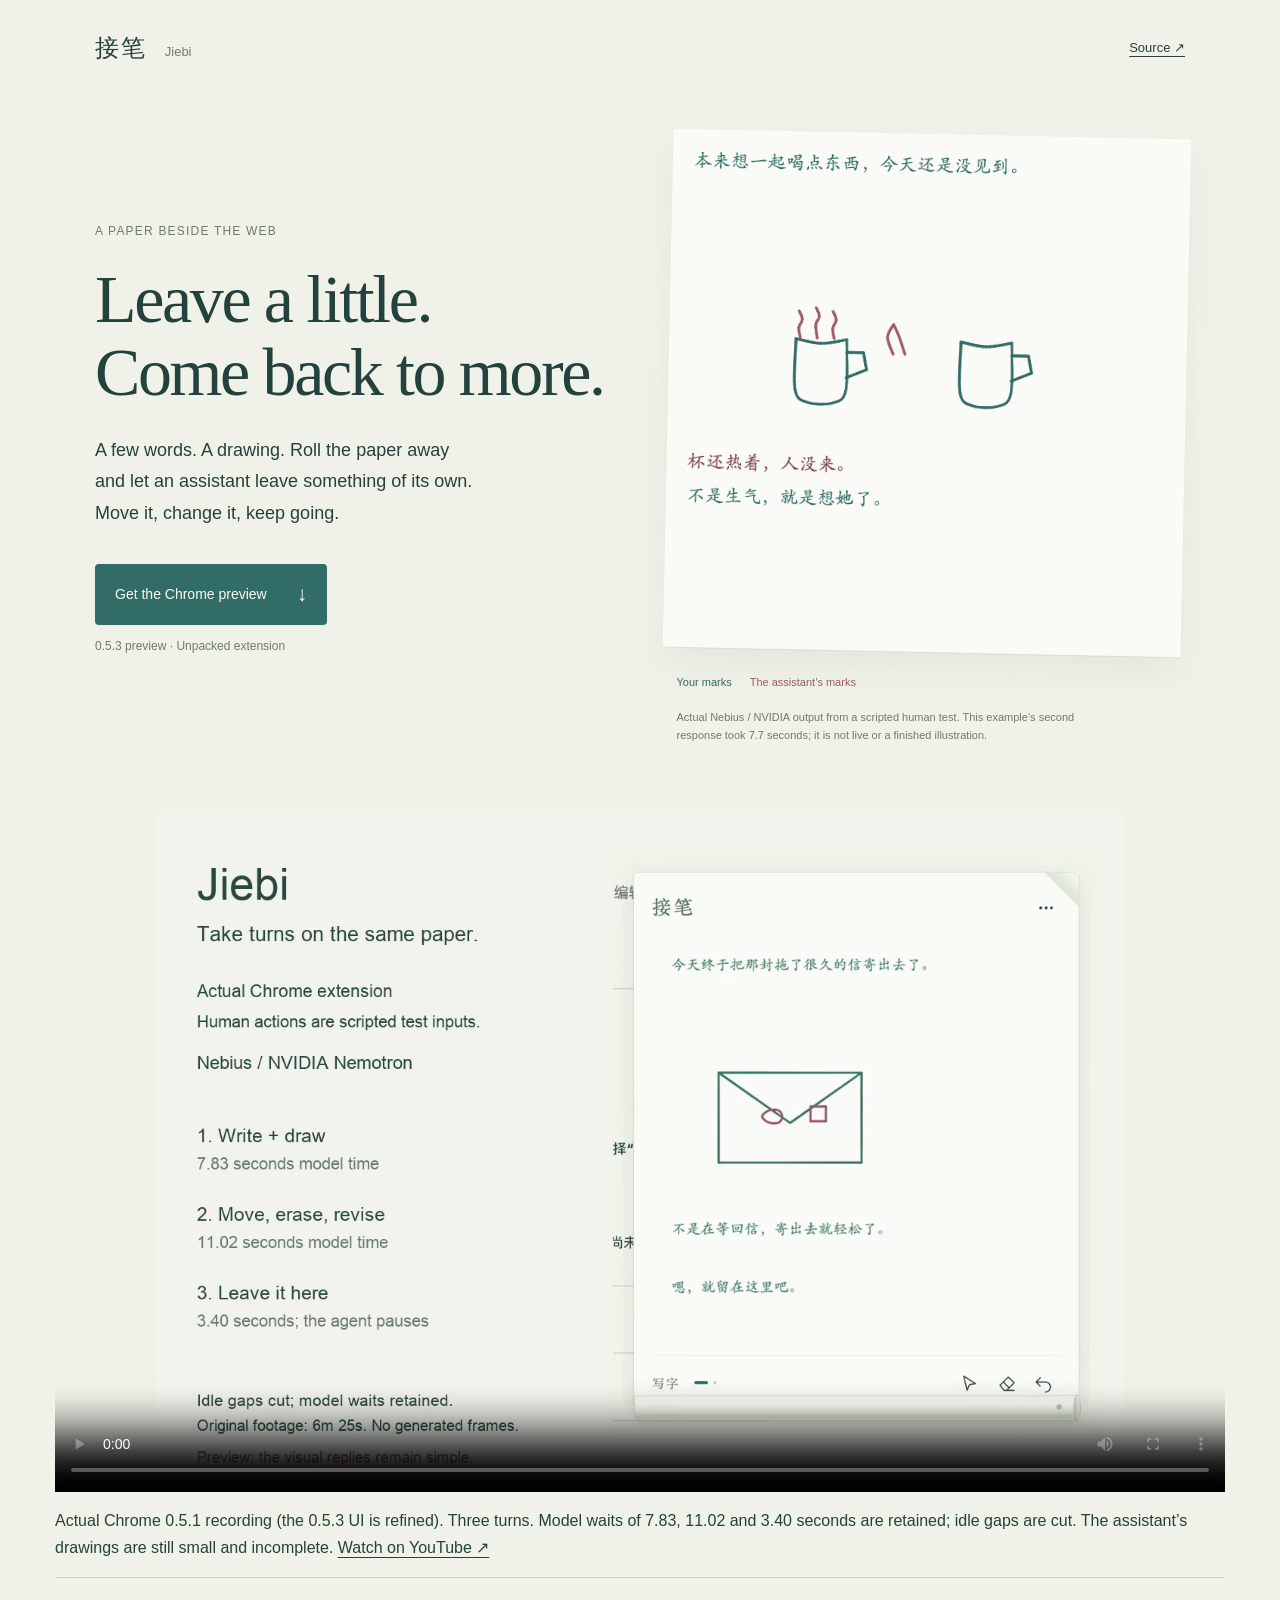
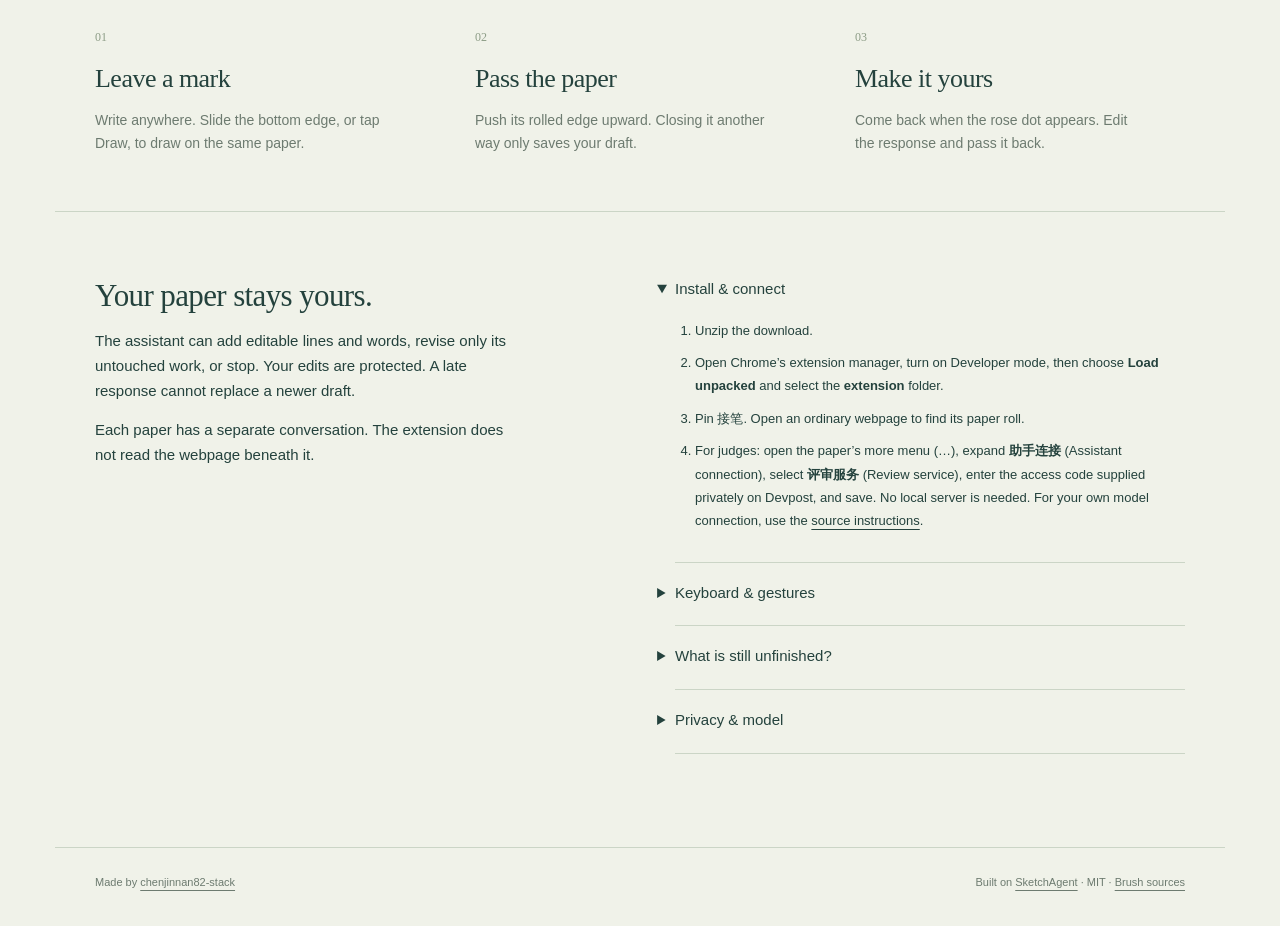
<file: index.html>
<!doctype html>
<html lang="en"><meta charset="utf-8"><meta name="viewport" content="width=device-width,initial-scale=1">
<title>Jiebi — leave a little, come back to more</title>
<meta name="description" content="A shared paper beside the web. Write, draw, roll it up. An assistant continues on the same page.">
<link rel="stylesheet" href="style.css">
<header><a class="wordmark" href="./" aria-label="Jiebi home">接笔 <span>Jiebi</span></a><a href="https://github.com/chenjinnan82-stack/jiebi">Source ↗</a></header>
<main>
  <section class="intro">
    <div class="opening"><p class="edition">A paper beside the web</p><h1>Leave a little.<br>Come back to more.</h1><p class="lede">A few words. A drawing. Roll the paper away and let an assistant leave something of its own. Move it, change it, keep going.</p><a class="download" href="downloads/jiebi-extension-0.5.3.zip" download>Get the Chrome preview <span aria-hidden="true">↓</span></a><p class="release">0.5.3 preview · Unpacked extension</p></div>
    <figure class="specimen"><img src="sample.png" width="612" height="612" alt="A shared paper with two cups drawn by a person in teal. The assistant adds rose steam and a short Chinese sentence. The person has moved an earlier rose mark."><figcaption><span class="human">Your marks</span><span class="assistant">The assistant’s marks</span><small>Actual Nebius / NVIDIA output from a scripted human test. This example’s second response took 7.7 seconds; it is not live or a finished illustration.</small></figcaption></figure>
  </section>
  <section class="demo" aria-label="Actual Chrome recording"><video controls preload="metadata" poster="demo-poster.png" style="display:block;width:100%;max-height:680px" src="demo.mp4"></video><p>Actual Chrome 0.5.1 recording (the 0.5.3 UI is refined). Three turns. Model waits of 7.83, 11.02 and 3.40 seconds are retained; idle gaps are cut. The assistant’s drawings are still small and incomplete. <a href="https://youtu.be/MJYtpf5_CFU">Watch on YouTube ↗</a></p></section>
  <section class="flow" aria-label="How to use Jiebi"><div><span class="number">01</span><h2>Leave a mark</h2><p>Write anywhere. Slide the bottom edge, or tap Draw, to draw on the same paper.</p></div><div><span class="number">02</span><h2>Pass the paper</h2><p>Push its rolled edge upward. Closing it another way only saves your draft.</p></div><div><span class="number">03</span><h2>Make it yours</h2><p>Come back when the rose dot appears. Edit the response and pass it back.</p></div></section>
  <section class="notes"><div><h2>Your paper stays yours.</h2><p>The assistant can add editable lines and words, revise only its untouched work, or stop. Your edits are protected. A late response cannot replace a newer draft.</p><p>Each paper has a separate conversation. The extension does not read the webpage beneath it.</p></div><div class="setup"><details open><summary>Install &amp; connect</summary><ol><li>Unzip the download.</li><li>Open Chrome’s extension manager, turn on Developer mode, then choose <strong>Load unpacked</strong> and select the <strong>extension</strong> folder.</li><li>Pin 接笔. Open an ordinary webpage to find its paper roll.</li><li>For judges: open the paper’s more menu (…), expand <strong>助手连接</strong> (Assistant connection), select <strong>评审服务</strong> (Review service), enter the access code supplied privately on Devpost, and save. No local server is needed. For your own model connection, use the <a href="https://github.com/chenjinnan82-stack/jiebi#run-locally">source instructions</a>.</li></ol></details><details><summary>Keyboard &amp; gestures</summary><p>The roll supports Enter and the up/down arrows. Focus the bottom edge and use left/right to switch writing and drawing. Command/Ctrl+Enter hands over; Escape saves without sending. The corner opens the paper stack. Reduced motion is supported.</p></details><details><summary>What is still unfinished?</summary><p>The curtain has been exercised in actual Chrome, including ten open/fold cycles and a three-round exchange. Hosted inference is deployed at sanliang.online/jiebi and has completed a real response in 20.8 seconds. System Chinese IME testing and final competition submission remain pending.</p><p>Model expression remains uneven. The latest local-frame test produced a recognizable mailbox and cup, but added more content after an explicit request to stop (model waits: 9.41, 9.05 and 19.60 seconds). It may leave an incomplete drawing or misunderstand a visual edit. Invalid responses are rejected as a whole. A reply usually takes several seconds; the roll’s animation is a status signal, not a progress meter.</p></details><details><summary>Privacy &amp; model</summary><p>Papers are saved in extension storage. Only an intentional handoff sends the current paper and limited exchange history to the selected service.</p><p>The competition route uses NVIDIA Nemotron-3.5-Super-VL through Nebius Token Factory. The optional Grok Bot adapter is experimental and has not completed live validation. No private assistant memories are connected.</p></details></div></section>
</main>
<footer><span>Made by <a href="https://github.com/chenjinnan82-stack">chenjinnan82-stack</a></span><span>Built on <a href="https://github.com/yael-vinker/SketchAgent">SketchAgent</a> · MIT · <a href="https://github.com/chenjinnan82-stack/jiebi/blob/main/ENGINE_SOURCE.md">Brush sources</a></span></footer>
</html>
</file>
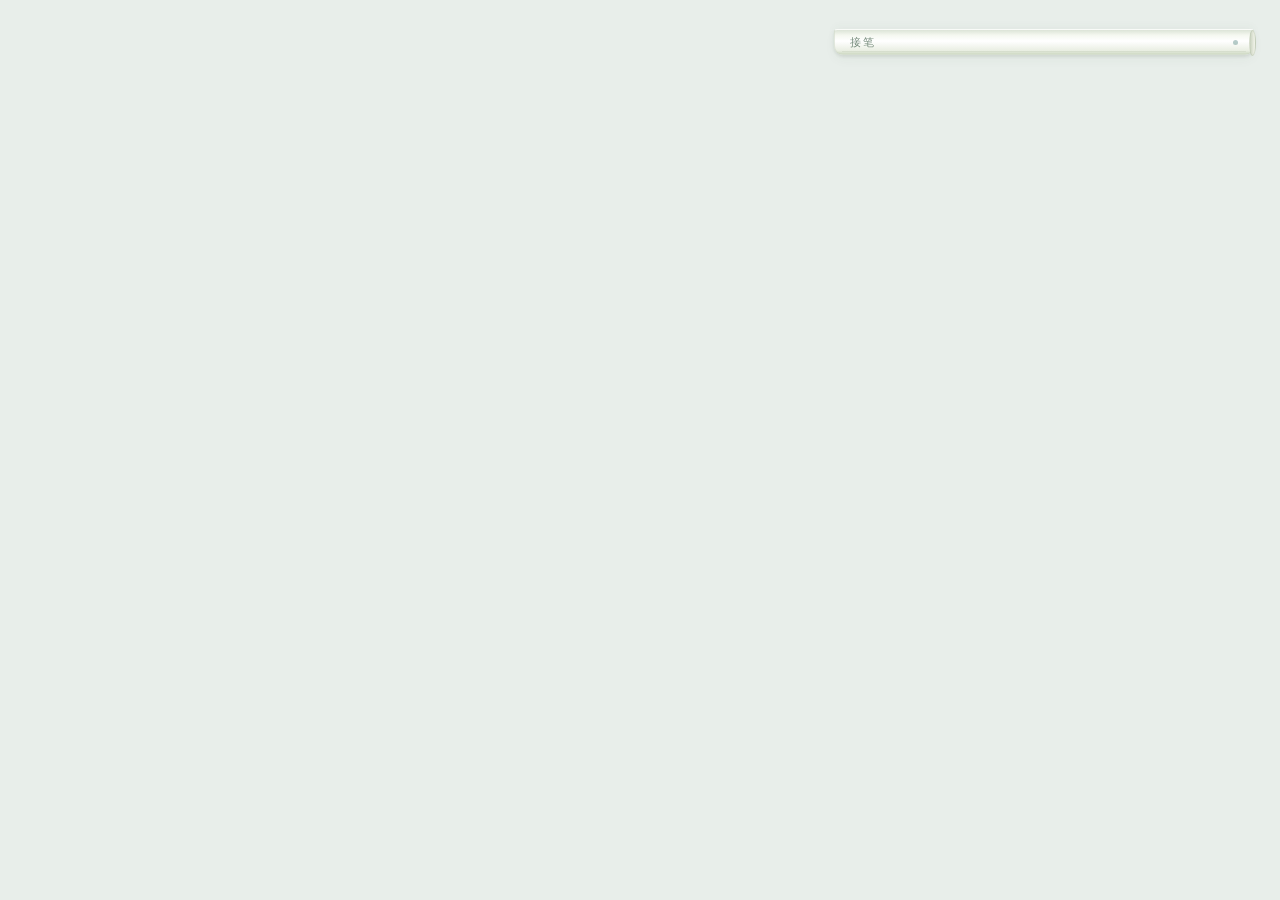
<file: extension/popup.html>
<!doctype html><html lang="zh-CN"><head><meta charset="utf-8"><meta name="viewport" content="width=device-width,initial-scale=1"><title>接笔</title><link rel="stylesheet" href="popup.css"></head><body>
<div id="curtain" data-expanded="false" data-phase="idle">
<div class="paper-clip"><main id="paper-body" inert>
<header><h1>接笔</h1><button id="save-only" aria-label="只保存并收起，不交给助手" title="只保存并收起 · Esc"><svg viewBox="0 0 24 24"><path d="M7 7l10 10M17 7L7 17"/></svg></button><button id="more-toggle" aria-label="更多" aria-expanded="false" aria-controls="more" title="更多">···</button></header>
<section class="sheet" aria-label="共写的纸"><div class="drawing"><canvas id="paper" aria-describedby="paper-reading" width="612" height="612" tabindex="0" aria-label="图文纸面。文字模式点击落字，选择模式框选和拖动；双击或Shift Enter编辑文字，方向键移动，Delete删除，Command G编组，Command Z撤销。"></canvas><textarea id="text-editor" maxlength="2000" aria-label="纸上的文字" placeholder="留下一点什么……" hidden></textarea></div><p id="paper-reading" class="sr-only"></p></section>
<button id="paper-corner" aria-label="掀起纸角，取新纸或旧纸" title="掀起纸角，取新纸或旧纸"><span aria-hidden="true"></span></button>
<footer><div id="mode-edge" role="group" tabindex="0" aria-label="左右拨动切换写字和画画，键盘使用左右方向键" title="左右拨动，换一支笔"><span id="mode-word" class="sr-only">写字</span><button id="mode-text" aria-label="写字，可向左拨动纸沿" aria-pressed="true" title="写字 · T">写字</button><button id="mode-draw" aria-label="画画，可向右拨动纸沿" aria-pressed="false" title="画画 · P">画画</button></div><nav aria-label="整理纸面"><button data-tool="select" aria-label="选择与移动" title="选择与移动 · V" aria-pressed="false"><svg viewBox="0 0 24 24"><path d="M5 3l14 9-7 1-3 7z"/></svg></button><button data-tool="erase" aria-label="擦除整笔或文字" title="擦除 · E" aria-pressed="false"><svg viewBox="0 0 24 24"><path d="M4 14L14 4l7 7-9 9H9zM8 10l7 7M12 20h9"/></svg></button><button id="undo" aria-label="撤销上一次修改" title="撤销 · ⌘Z"><svg viewBox="0 0 24 24"><path d="M8 5L3 10l5 5M3 10h11a6 6 0 010 12"/></svg></button></nav><div id="edit-actions" hidden><button id="finish-text" hidden>写好了</button><button id="edit-selected" hidden>编辑文字</button><button id="group" hidden>编组</button><button id="delete-selected" hidden>删除</button></div></footer>
<p id="status" role="status" aria-live="polite"></p>
<section id="more" hidden aria-label="更多操作"><label id="text-sizing" hidden><span >文字宽度</span><input id="text-width" type="range" min="88" max="576" step="1" aria-label="文字框宽度"></label><button id="close" aria-label="收卷并交给助手" disabled>收卷并交给助手 <kbd>⌘↵</kbd></button><button id="history-toggle" aria-expanded="false" aria-controls="history">这张纸的往来</button><button id="export">保存这张纸</button><button id="legacy">旧版纸面</button><button id="retry" hidden>重试回应</button><details><summary>助手连接</summary><label class="connection-label" for="recipient">这张纸交给</label><select id="recipient"><option value="builtin">内置助手</option><option value="external">外部助手（测试）</option></select><label class="connection-label" for="service-location">连接服务</label><select id="service-location"><option value="http://127.0.0.1:5331">本机</option><option value="https://sanliang.online/jiebi">评审服务</option></select><label class="connection-label" for="access-code">评审访问码</label><input id="access-code" type="password" autocomplete="off" maxlength="256"><button id="save-connection">保存连接</button><p id="connection">尚未检查连接。</p><button id="check-connection">检查连接</button></details><section id="history" hidden aria-label="往来记录"><ol id="receipts"></ol></section></section>
<section id="paper-stack" hidden aria-label="纸叠"><div class="stack-heading"><span>纸叠</span><button id="stack-close" aria-label="收好纸叠">×</button></div><div id="paper-cards"></div></section>
</main></div>
<button id="roll-handle" aria-label="拉开接笔" title="向下拉开，向上收卷交给助手"><span class="roll-name">接笔</span><span class="roll-seam" aria-hidden="true"></span><span class="roll-grip" aria-hidden="true"><svg viewBox="0 0 24 24"><path d="M6 14l6-5 6 5"/></svg></span><span class="roll-mark" aria-hidden="true"></span></button>
</div>
<dialog id="reply"><div class="dialog-head"><h2 id="reply-title">交出时的那一页</h2><button id="close-reply" aria-label="关闭往来">×</button></div><p id="reply-status"></p><p id="reply-words"></p><canvas id="reply-paper" width="612" height="612" aria-label="只读纸面"></canvas><p id="reply-note"></p><div class="reply-actions"><button id="save-reply">保存这张纸</button><button id="collect">回到当前纸面</button></div></dialog><script type="module" src="popup.mjs"></script></body></html>
</file>
<file: style.css>
:root{color-scheme:light;--ink:#24423d;--muted:#6d7b70;--paper:#fafbf7;--human:#316c67;--rose:#9d5c6e}*{box-sizing:border-box}body{margin:0;color:var(--ink);background:#f0f2e9;font:16px/1.65 -apple-system,BlinkMacSystemFont,"Segoe UI",sans-serif}a{color:inherit;text-underline-offset:4px}a:focus-visible,summary:focus-visible{outline:2px solid var(--rose);outline-offset:6px}header,main,footer{max-width:1170px;margin:auto}header{display:flex;justify-content:space-between;align-items:center;padding:32px 40px;font-size:13px}.wordmark{text-decoration:none;font:24px "Songti SC",Georgia,serif;letter-spacing:.08em}.wordmark span{font:13px sans-serif;letter-spacing:0;margin-left:10px;color:var(--muted)}.intro{display:grid;grid-template-columns:1fr 1fr;gap:55px;align-items:center;padding:38px 40px 68px}.edition{font-size:12px;letter-spacing:.1em;text-transform:uppercase;color:var(--muted);margin-bottom:22px}h1{font:normal clamp(40px,5.4vw,68px)/1.06 Georgia,"Times New Roman",serif;letter-spacing:-.035em;margin:0 0 27px}.lede{font-size:18px;max-width:380px;margin-bottom:35px;line-height:1.75}.download{display:inline-flex;gap:30px;align-items:center;padding:13px 20px;background:var(--human);color:#fafbf7;border-radius:4px;text-decoration:none;font-size:14px}.download:hover{background:#244f4b}.download span{font-size:21px}.release{font-size:12px;color:var(--muted);margin-top:12px}.specimen{margin:0;align-self:start}.specimen img{display:block;width:100%;height:auto;background:var(--paper);box-shadow:0 1px 1px #344e3212,0 17px 35px #344e3210;transform:rotate(1.2deg)}figcaption{padding:22px 9px 0;font-size:11px;line-height:1.6;display:flex;gap:18px;flex-wrap:wrap}.human{color:var(--human)}.assistant{color:var(--rose)}figcaption small{display:block;width:100%;font-size:11px;color:var(--muted);max-width:410px}.flow{display:grid;grid-template-columns:repeat(3,1fr);gap:50px;padding:45px 40px 56px;border-top:1px solid #cbd5c6;border-bottom:1px solid #cbd5c6}.number{font:12px Georgia,serif;color:#8d9d87}h2{font:normal 26px/1.2 Georgia,serif;letter-spacing:-.02em;margin:14px 0}.flow p{font-size:14px;color:var(--muted);max-width:290px;margin-bottom:0}.notes{display:grid;grid-template-columns:1fr 1fr;gap:70px;padding:65px 40px 75px}.notes>div>p{max-width:420px;font-size:15px}.notes h2{margin-top:0;font-size:31px}.setup{font-size:13px}.setup details{border-bottom:1px solid #cbd5c6;padding:0 0 16px;margin:0 0 18px}.setup summary{cursor:pointer;font-size:15px;list-style:disclosure-closed;padding:0 0 4px}.setup details[open] summary{list-style:disclosure-open}.setup ol{padding-left:20px;line-height:1.8}.setup li+li{margin-top:9px}.setup p{color:var(--muted)}footer{border-top:1px solid #cbd5c6;display:flex;justify-content:space-between;gap:20px;padding:25px 40px 35px;color:var(--muted);font-size:11px}@media(max-width:750px){header{padding:23px}.intro{grid-template-columns:1fr;padding:25px 23px 45px;gap:32px}.specimen{max-width:470px}.flow{padding:30px 23px;gap:30px;grid-template-columns:1fr}.flow p{max-width:100%}.notes{grid-template-columns:1fr;padding:42px 23px;gap:24px}footer{padding:24px;flex-direction:column;gap:8px}h1{font-size:52px}.lede{max-width:450px}}@media(prefers-reduced-motion:reduce){*{scroll-behavior:auto}}
</file>
<file: extension/popup.css>
@property --open{syntax:'<number>';inherits:true;initial-value:0}
:root{color-scheme:light;--ink:#243e44;--paper:#fafbf7;--human:#316c67;--ai:#9d5c6e;--muted:#72827e;--edge:#d5ded6;--paper-height:510px}*{box-sizing:border-box}html{background:transparent}body{margin:0;width:448px;height:560px;background:transparent;color:var(--ink);font:13px/1.6 -apple-system,BlinkMacSystemFont,'PingFang SC',sans-serif;overflow:hidden}body[data-embedded=true]{width:100vw;height:100vh}body[data-preview=true]{width:100vw;height:100vh;background:#e8eeea}
button,textarea,select{font:inherit}button{border:0;background:transparent;color:inherit;cursor:pointer;padding:6px;min-width:32px;min-height:32px;border-radius:5px}button:hover{background:#e6ece580}#roll-handle:hover{background:transparent}#roll-handle:active{cursor:grabbing}button:disabled{opacity:.35;cursor:default}button:focus-visible,canvas:focus-visible,summary:focus-visible,[tabindex]:focus-visible,select:focus-visible{outline:2px solid var(--human);outline-offset:3px}button svg{width:19px;height:19px;fill:none;stroke:currentColor;stroke-width:1.35;stroke-linecap:round;stroke-linejoin:round;vertical-align:middle}[hidden]{display:none!important}
#curtain{--open:0;position:absolute;right:16px;top:14px;width:min(420px,max(160px,calc(100vw - 32px)));height:var(--paper-height);transition:--open 420ms cubic-bezier(.22,.8,.18,1);isolation:isolate}body[data-preview=true] #curtain{right:26px;top:24px}#curtain[data-dragging=true]{transition:none}.paper-clip{position:absolute;inset:-8px -10px -16px;clip-path:inset(0 0 calc((1 - var(--open))*100% + 16px) 0);pointer-events:none}main{position:relative;margin:8px 10px 16px;background:var(--paper);box-shadow:0 2px 3px #35463e0a,0 12px 35px #203a3417,0 0 0 .6px #d6dfd5;pointer-events:auto;border-radius:3px 3px 0 0;padding:15px 17px 24px;min-height:210px}header{height:33px;display:flex;align-items:center;gap:12px;margin-bottom:9px}h1{font:500 18px/1 'Songti SC',serif;letter-spacing:.13em;margin:0 auto 0 0;color:#55736b}h1 span{color:#b2c1b4}#more-toggle{font-size:20px;line-height:1;min-width:28px}#more-toggle[data-unread=true]:after{content:'';display:inline-block;width:4px;height:4px;background:var(--ai);border-radius:50%;margin:0 0 8px 2px}
.sheet{position:relative}.drawing{width:100%;aspect-ratio:1;position:relative;overflow:hidden}#paper{width:100%;height:100%;touch-action:none;display:block;cursor:crosshair}#paper[data-tool=text]{cursor:text}#paper[data-tool=select]{cursor:default}#paper[data-tool=erase]{cursor:cell}#text-editor{position:absolute;resize:none;border:0;border-bottom:1px solid #c4d4c9;outline:none;padding:0;margin:0;border-radius:0;background:var(--paper);color:var(--human);font-family:'Kaiti SC','STKaiti',serif;overflow:auto;scrollbar-width:thin}#text-editor::placeholder{color:#a5b5a9}#text-sizing{display:flex;align-items:center;gap:10px;padding:7px 10px;color:var(--muted);font-size:11px}#text-width{width:112px;accent-color:var(--human)}
footer{display:flex;align-items:center;justify-content:space-between;margin-top:13px;padding-top:7px;border-top:1px solid #d7e0d55c}#mode-edge{display:flex;gap:10px;align-items:center;min-width:136px;min-height:36px;padding:3px 7px 3px 0;touch-action:none;cursor:ew-resize;user-select:none;font:12px 'Songti SC',serif;letter-spacing:.08em;color:#6d8077}.mode-track{display:flex;gap:5px}.mode-track i{display:block;width:3px;height:3px;background:#c1cfc4;border-radius:50%;transition:width .2s,background .2s}.mode-track i:first-child{width:13px;border-radius:2px;background:var(--human)}#mode-edge[data-mode=draw] .mode-track i:first-child{width:3px;background:#c1cfc4}#mode-edge[data-mode=draw] .mode-track i:last-child{width:13px;border-radius:2px;background:var(--human)}nav{display:flex;gap:3px;align-items:center}nav [aria-pressed=true]{color:var(--human);background:#e4ede6}#group{font-size:11px;padding:3px 7px}#status{position:absolute;bottom:4px;left:17px;right:17px;margin:0;font-size:10px;line-height:1.3;color:#8c6570;white-space:normal}#status:empty{display:none}
#paper-corner{position:absolute;right:0;top:0;width:32px;height:32px;min-height:0;border-radius:0;padding:0;touch-action:none;background:linear-gradient(225deg,transparent 50%,#d8e2d4 51%,#eff3e9 85%);clip-path:polygon(0 0,100% 100%,0 100%);transform:rotate(180deg);filter:drop-shadow(-1px 1px 1px #8c9e851a)}#paper-corner:hover{background:linear-gradient(225deg,transparent 50%,#c5d6c1 51%,#eff3e9 85%)}
#roll-handle{position:absolute;right:0;top:calc(var(--open)*(var(--paper-height) - 16px));width:100%;height:32px;min-height:32px;padding:0 16px;border-radius:3px 3px 9px 9px;background:transparent;box-shadow:none;touch-action:none;cursor:ns-resize;display:flex;align-items:center;justify-content:space-between;overflow:visible;user-select:none}#roll-handle:before{content:'';position:absolute;inset:3px 0;border:1px solid #cbd4c380;border-top-color:#ffffffdc;border-radius:3px 3px 8px 8px;background:linear-gradient(180deg,#e0e5d9 0%,#f5f7ee 15%,#ffffff 38%,#f5f7ed 62%,#d5ddcb 94%,#f8faf2 100%);box-shadow:0 -6px 10px #4050380b,0 2px 2px #35442a16,0 6px 12px #35442a0a;pointer-events:none}#roll-handle:after{content:'';position:absolute;right:-2px;top:4px;width:5px;height:24px;border:1px solid #b6c2ab70;border-radius:50%;background:linear-gradient(90deg,#c9d2bf,#f3f5eb);pointer-events:none}#mode-word{transform:translateX(var(--slip,0px));transition:transform 180ms ease;min-width:30px}#mode-edge[data-dragging=true] #mode-word{transition:none}#mode-edge:focus-visible{outline-offset:0}.roll-name{font:11px 'Songti SC',serif;letter-spacing:.22em;opacity:calc(.8 - var(--open)*.8);color:#55705d;position:relative}.roll-seam{position:absolute;bottom:8px;left:8px;right:8px;border-top:1px solid #8e9c7d24}.roll-mark{width:5px;height:5px;border-radius:50%;background:var(--human);opacity:.35;position:relative}#curtain[data-phase=waiting] .roll-mark{animation:ink-travel 2.2s ease-in-out infinite;opacity:.8}#curtain[data-phase=ready] .roll-mark{background:var(--ai);opacity:1;box-shadow:0 0 0 3px #9d5c6e15}#curtain[data-phase=failed] .roll-mark{border-radius:1px;transform:rotate(45deg);background:#a77852;opacity:1}#curtain[data-phase=offline] .roll-mark{background:transparent;border:1px solid #8c927c;opacity:.8}@keyframes ink-travel{0%,100%{transform:translateX(-2px);opacity:.35}50%{transform:translateX(-15px);opacity:.9}}body[data-hidden=true] .roll-mark{animation-play-state:paused!important}
#more,#paper-stack{position:absolute;z-index:5;background:var(--paper);border:1px solid var(--edge);box-shadow:0 8px 25px #30463818;border-radius:4px}#more{right:13px;top:48px;width:238px;padding:8px;max-height:calc(100% - 75px);overflow:auto}#more>button,#more summary{display:block;width:100%;text-align:left;padding:7px 10px;cursor:pointer}#more details{border-top:1px solid var(--edge);margin-top:6px;padding-top:6px}.connection-label{display:block;font-size:11px;margin:5px 10px}select{margin:0 10px;width:calc(100% - 20px);padding:5px;border:1px solid var(--edge);background:transparent;border-radius:3px;color:var(--ink)}#connection{font-size:11px;color:var(--muted);margin:7px 10px;overflow-wrap:anywhere}#check-connection{font-size:11px}kbd{float:right;color:var(--muted);font:11px inherit}#history ol{margin:0;padding:0;list-style:none}#history li{display:flex;justify-content:space-between;align-items:center;border-top:1px solid var(--edge);font-size:11px;padding:3px 0}
#paper-stack{inset:50px 12px 40px;padding:12px;overflow:auto}.stack-heading{display:flex;align-items:center;justify-content:space-between;font:16px 'Songti SC',serif;margin-bottom:8px}#paper-cards{display:grid;grid-template-columns:repeat(3,1fr);gap:12px 9px}.paper-card{padding:0;text-align:left;border-radius:1px;box-shadow:0 1px 5px #526b4e15;background:#fffef8;border:1px solid #dce4d7;overflow:hidden;touch-action:none;min-height:96px}.paper-card canvas{display:block;width:100%;height:auto}.paper-card span{display:block;overflow:hidden;text-overflow:ellipsis;white-space:nowrap;font-size:10px;padding:4px 5px;color:var(--muted)}.paper-card.blank{display:flex;flex-direction:column;align-items:center;justify-content:center;gap:8px;color:#91a38c;cursor:grab}.paper-card.blank b{font:24px 'Songti SC',serif;font-weight:300}.paper-card[aria-current=true]{border-color:var(--human)}
dialog{border:1px solid var(--edge);padding:16px;width:min(390px,90vw);max-height:90vh;background:var(--paper);color:var(--ink);box-shadow:0 10px 40px #253d452b;border-radius:4px}dialog::backdrop{background:#314a5320}.dialog-head,.reply-actions{display:flex;justify-content:space-between;align-items:center;gap:10px}h2{font:500 18px 'Songti SC',serif;margin:0}dialog p{margin:8px 0;font-size:12px}#reply-paper{display:block;max-height:310px;max-width:100%;margin:auto;aspect-ratio:1}.reply-actions button{border:1px solid var(--edge);font-size:12px}.sr-only{position:absolute;width:1px;height:1px;padding:0;margin:-1px;overflow:hidden;clip-path:inset(50%);white-space:nowrap;border:0}
@media(prefers-reduced-motion:reduce){#curtain,#mode-word{transition:none}.roll-mark{animation:none!important}*{scroll-behavior:auto}}

#access-code{display:block;margin:0 10px;width:calc(100% - 20px);padding:5px;border:1px solid var(--edge);background:transparent;border-radius:3px;color:var(--ink)}

.paper-card{position:relative}.paper-card[data-phase=ready]:after,.paper-card[data-phase=waiting]:after{content:'';position:absolute;right:6px;top:6px;width:5px;height:5px;border-radius:50%;background:var(--ai)}.paper-card[data-phase=waiting]:after{border:1px solid var(--human);background:transparent}

/* The paper is the surface; tools sit on its edge and appear only when useful. */
:root{--ink:#29423e;--muted:#60766c;--edge:#dbe3da}
main{padding:17px 20px 22px;border-radius:5px 5px 1px 1px;box-shadow:0 1px 2px #243e3612,0 14px 34px #243e3618,0 0 0 .6px #d6dfd5}
header{height:34px;margin-bottom:12px;gap:3px}h1{font-size:17px;letter-spacing:.16em;color:#41675e}header button{width:34px;height:34px;min-width:34px}#more-toggle{margin-right:9px}#save-only{order:2;color:#7a8a80}#more-toggle{order:1}#save-only svg{width:16px;height:16px}
button{transition:background 120ms ease,color 120ms ease}button:active:not(:disabled){background:#dce7df}button svg{stroke-width:1.5}button:disabled{opacity:.3}
footer{margin-top:12px;padding-top:9px;min-height:47px;border-top-color:#dbe3da99}nav{gap:4px}nav button{width:34px;height:34px}
#mode-edge{min-width:0;min-height:36px;gap:2px;padding:0;letter-spacing:0;font:13px/1.4 -apple-system,BlinkMacSystemFont,'PingFang SC',sans-serif;border-radius:6px;background:#edf1eb80;position:relative}
#mode-edge button{min-width:48px;min-height:34px;padding:6px 9px;border-radius:5px;color:#7a8b81;transform:translateX(var(--slip,0px));transition:transform 180ms ease,background 120ms ease}
#mode-edge[data-dragging=true] button{transition:none}#mode-edge button[aria-pressed=true]{color:var(--human);background:#e0ebe3;box-shadow:inset 0 -2px #316c6740}#mode-edge button:focus-visible{outline-offset:0}
#edit-actions{display:flex;gap:2px;padding:0;background:transparent}footer:has(#edit-actions:not([hidden])) nav{display:none}
#edit-actions button{font-size:12px;min-height:30px;padding:4px 9px}#finish-text{color:var(--human)}#delete-selected{color:var(--ai)}
#text-editor{border-bottom:1px solid #aac7b9;box-shadow:0 2px 0 #316c6706;caret-color:var(--human)}
#status{position:relative;bottom:auto;left:auto;right:auto;margin:7px 2px 0;font-size:12px;line-height:1.5;color:#8a4d61;overflow-wrap:anywhere}
#paper-corner{width:28px;height:28px;transition:width 160ms,height 160ms}#paper-corner:hover,#paper-corner:focus-visible{width:34px;height:34px}
#roll-handle{height:36px;min-height:36px}#roll-handle:before{inset:5px 0;border-radius:3px 3px 9px 9px;background:linear-gradient(180deg,#dce4d7,#f5f8f0 22%,#fff 46%,#e9eee2 86%,#cfdac4);box-shadow:0 -3px 9px #40503808,0 2px 3px #35442a18,0 5px 12px #35442a0a}#roll-handle:after{top:6px}
.roll-grip{position:absolute;left:calc(50% - 12px);top:6px;width:24px;height:24px;color:#78927e;opacity:calc(var(--open)*.6);transition:color 120ms,opacity 120ms,transform 160ms}.roll-grip svg{width:20px;height:20px}
#curtain[data-armed=true] .roll-grip{opacity:1;color:var(--human);transform:translateY(-3px)}#curtain[data-armed=true] #roll-handle:before{border-bottom-color:var(--human)}
#more{right:16px;top:54px;width:248px;padding:8px;border-radius:8px}#more>button,#more summary{font-size:13px;padding:9px 10px;min-height:36px}#more details{margin-top:8px;padding-top:8px}#close{color:var(--human)}#text-sizing{font-size:12px}#more input,#more select{min-height:32px;font:12px/1.5 inherit}#connection{line-height:1.5}#history li{gap:8px;font-size:12px}
#paper-stack{inset:54px 16px 62px;padding:16px;border-radius:8px;box-shadow:0 8px 25px #30463812}#paper-cards{grid-template-columns:repeat(2,minmax(0,1fr));gap:14px}.paper-card{border-radius:3px;transition:transform 140ms,box-shadow 140ms}.paper-card:hover{transform:translateY(-2px);box-shadow:0 5px 10px #526b4e1a}.paper-card span{font-size:12px;padding:7px 8px}.paper-card[aria-current=true]{box-shadow:0 0 0 1px var(--human)}.paper-card.blank{min-height:140px;border-style:dashed;background:transparent;color:var(--muted)}
@media(max-width:340px){main{padding-left:14px;padding-right:14px}nav{gap:0}nav button{width:30px;min-width:30px}#mode-edge button{min-width:42px;padding:5px 6px}#more{width:calc(100% - 24px);right:12px}#paper-stack{left:12px;right:12px}}
@media(prefers-reduced-motion:reduce){button,#mode-edge button,#paper-corner,.roll-grip,.paper-card{transition:none}.paper-card:hover{transform:none}}
</file>
